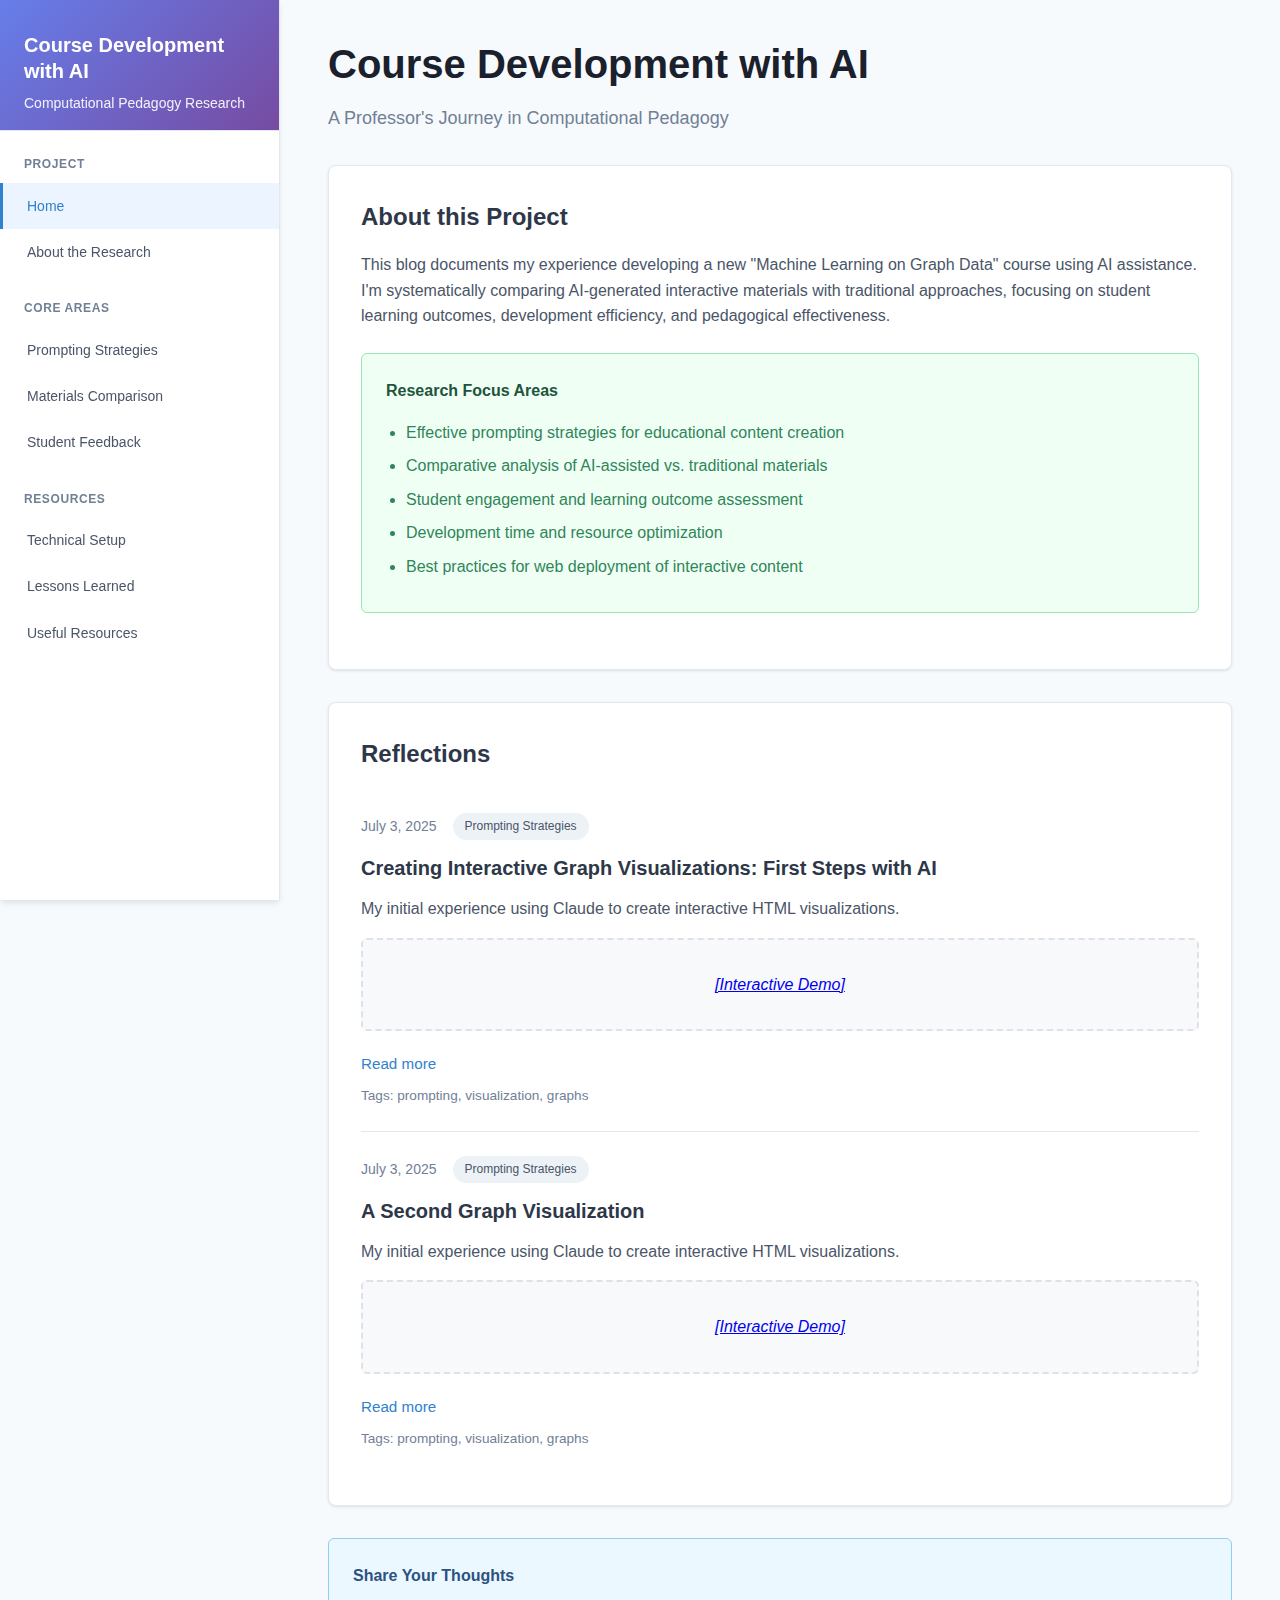
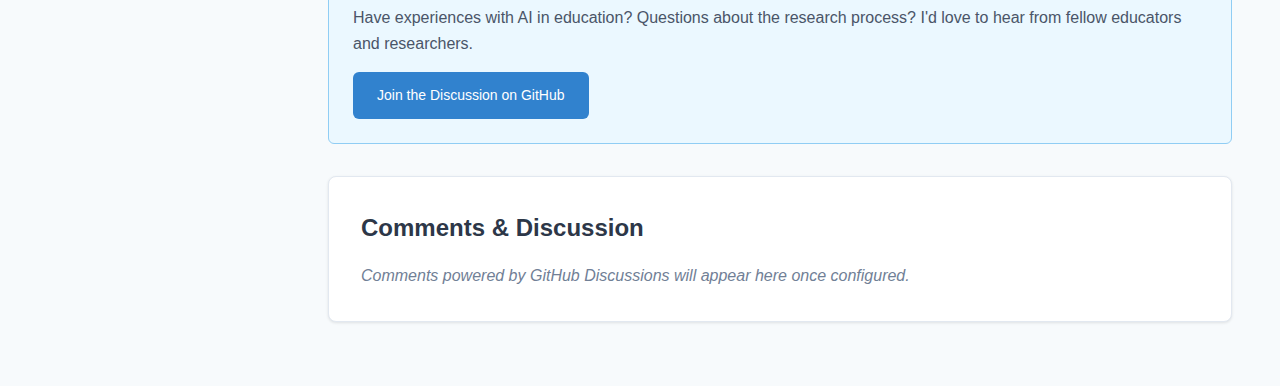
<file: index.html>
<!DOCTYPE html>
<html lang="en">
<head>
    <meta charset="UTF-8">
    <meta name="viewport" content="width=device-width, initial-scale=1.0">
    <title>Course Development with AI: A Professor's Journey in Computational Pedagogy</title>
    
    <!-- SEO Meta Tags -->
    <meta name="description" content="Documenting the development of a Machine Learning on Graph Data course using AI assistance. Research in computational pedagogy, comparing AI-generated vs traditional educational materials.">
    <meta name="keywords" content="AI education, computational pedagogy, course development, machine learning, graph neural networks, educational technology">
    <meta name="author" content="Aaron Masino">
    <meta name="robots" content="index, follow">
    
    <!-- Open Graph Meta Tags for Social Sharing -->
    <meta property="og:title" content="Course Development with AI: Computational Pedagogy Research">
    <meta property="og:description" content="A professor's journey documenting AI-assisted course development, comparing traditional vs AI-generated educational materials for machine learning on graph data.">
    <meta property="og:type" content="website">
    <meta property="og:url" content="https://pedagogy.masinolab.com">
    <meta property="og:site_name" content="AI Course Development Blog">
    
    <!-- Twitter Card Meta Tags -->
    <meta name="twitter:card" content="summary">
    <meta name="twitter:title" content="Course Development with AI: Computational Pedagogy">
    <meta name="twitter:description" content="Documenting AI-assisted course development and its impact on student learning outcomes.">
    
    <!-- Favicon -->
    <link rel="icon" type="image/x-icon" href="/favicon.ico">
    <link rel="apple-touch-icon" sizes="180x180" href="/apple-touch-icon.png">
    <link rel="icon" type="image/png" sizes="32x32" href="/favicon-32x32.png">
    <link rel="icon" type="image/png" sizes="16x16" href="/favicon-16x16.png">
    
    <!-- Canonical URL -->
    <link rel="canonical" href="https://pedagogy.masinolab.com">
    
    <!-- RSS Feed -->
    <link rel="alternate" type="application/rss+xml" title="AI Course Development Blog" href="/feed.xml">
    
    <!-- Analytics placeholder - replace with your tracking code -->
    <!-- Google Analytics -->
    <!--
    <script async src="https://www.googletagmanager.com/gtag/js?id=GA_MEASUREMENT_ID"></script>
    <script>
      window.dataLayer = window.dataLayer || [];
      function gtag(){dataLayer.push(arguments);}
      gtag('js', new Date());
      gtag('config', 'GA_MEASUREMENT_ID');
    </script>
    -->
    <style>
        * {
            margin: 0;
            padding: 0;
            box-sizing: border-box;
        }
        
        body {
            font-family: -apple-system, BlinkMacSystemFont, 'Segoe UI', Roboto, sans-serif;
            line-height: 1.6;
            color: #2d3748;
            background-color: #f7fafc;
        }
        
        .layout {
            display: flex;
            min-height: 100vh;
        }
        
        /* Sidebar */
        .sidebar {
            width: 280px;
            background: #ffffff;
            border-right: 1px solid #e2e8f0;
            position: fixed;
            height: 100vh;
            overflow-y: auto;
            box-shadow: 0 4px 6px -1px rgba(0, 0, 0, 0.1);
            z-index: 100;
        }
        
        .sidebar-header {
            padding: 2rem 1.5rem 1rem;
            border-bottom: 1px solid #e2e8f0;
            background: linear-gradient(135deg, #667eea 0%, #764ba2 100%);
            color: white;
        }
        
        .sidebar-title {
            font-size: 1.25rem;
            font-weight: 600;
            margin-bottom: 0.5rem;
            line-height: 1.3;
        }
        
        .sidebar-subtitle {
            font-size: 0.875rem;
            opacity: 0.9;
            font-weight: 300;
        }
        
        .sidebar-nav {
            padding: 1.5rem 0;
        }
        
        .nav-section {
            margin-bottom: 1.5rem;
        }
        
        .nav-section-title {
            font-size: 0.75rem;
            font-weight: 600;
            text-transform: uppercase;
            letter-spacing: 0.05em;
            color: #718096;
            padding: 0 1.5rem;
            margin-bottom: 0.5rem;
        }
        
        .nav-link {
            display: block;
            padding: 0.75rem 1.5rem;
            color: #4a5568;
            text-decoration: none;
            font-size: 0.875rem;
            transition: all 0.2s;
            border-left: 3px solid transparent;
        }
        
        .nav-link:hover {
            background-color: #edf2f7;
            color: #2d3748;
            border-left-color: #667eea;
        }
        
        .nav-link.active {
            background-color: #ebf4ff;
            color: #3182ce;
            border-left-color: #3182ce;
            font-weight: 500;
        }
        
        /* Main content */
        .main-content {
            flex: 1;
            margin-left: 280px;
            padding: 2rem 3rem;
            max-width: calc(100vw - 280px);
        }
        
        .page-header {
            margin-bottom: 2rem;
        }
        
        .page-title {
            font-size: 2.5rem;
            font-weight: 700;
            color: #1a202c;
            margin-bottom: 0.5rem;
        }
        
        .page-subtitle {
            font-size: 1.125rem;
            color: #718096;
        }
        
        .content-section {
            background: white;
            border-radius: 8px;
            padding: 2rem;
            margin-bottom: 2rem;
            box-shadow: 0 1px 3px 0 rgba(0, 0, 0, 0.1);
            border: 1px solid #e2e8f0;
        }
        
        .section-title {
            font-size: 1.5rem;
            font-weight: 600;
            color: #2d3748;
            margin-bottom: 1rem;
        }
        
        .about-text {
            color: #4a5568;
            margin-bottom: 1.5rem;
        }
        
        .research-goals {
            background: #f0fff4;
            border: 1px solid #9ae6b4;
            border-radius: 6px;
            padding: 1.5rem;
            margin: 1.5rem 0;
        }
        
        .goals-title {
            color: #22543d;
            font-weight: 600;
            margin-bottom: 1rem;
        }
        
        .goals-list {
            color: #2f855a;
            margin-left: 1.25rem;
        }
        
        .goals-list li {
            margin-bottom: 0.5rem;
        }
        
        /* Posts */
        .post-card {
            border-bottom: 1px solid #e2e8f0;
            padding: 1.5rem 0;
            transition: all 0.2s;
        }
        
        .post-card:last-child {
            border-bottom: none;
        }
        
        .post-card:hover {
            background: #f7fafc;
            margin: 0 -1rem;
            padding: 1.5rem 1rem;
            border-radius: 6px;
        }
        
        .post-meta {
            display: flex;
            align-items: center;
            gap: 1rem;
            margin-bottom: 0.75rem;
            font-size: 0.875rem;
            color: #718096;
        }
        
        .post-date {
            font-weight: 500;
        }
        
        .post-category {
            background: #edf2f7;
            color: #4a5568;
            padding: 0.25rem 0.75rem;
            border-radius: 20px;
            font-size: 0.75rem;
            font-weight: 500;
        }
        
        .post-title {
            font-size: 1.25rem;
            font-weight: 600;
            color: #2d3748;
            text-decoration: none;
            margin-bottom: 0.75rem;
            display: block;
        }
        
        .post-title:hover {
            color: #3182ce;
        }
        
        .post-excerpt {
            color: #4a5568;
            line-height: 1.6;
        }
        
        .demo-embed {
            background: #f8f9fa;
            border: 2px dashed #dee2e6;
            padding: 2rem;
            text-align: center;
            border-radius: 6px;
            margin: 1rem 0;
            color: #6c757d;
            font-style: italic;
        }
        
        /* Feedback section */
        .feedback-section {
            background: #ebf8ff;
            border: 1px solid #90cdf4;
            border-radius: 6px;
            padding: 1.5rem;
            margin: 2rem 0;
        }
        
        .feedback-title {
            color: #2c5282;
            font-weight: 600;
            margin-bottom: 1rem;
        }
        
        .feedback-button {
            background: #3182ce;
            color: white;
            padding: 0.75rem 1.5rem;
            border: none;
            border-radius: 6px;
            font-size: 0.875rem;
            font-weight: 500;
            cursor: pointer;
            text-decoration: none;
            display: inline-block;
            transition: background-color 0.2s;
        }
        
        .feedback-button:hover {
            background: #2c5282;
        }
        
        /* Mobile responsiveness */
        .mobile-menu-btn {
            display: none;
            position: fixed;
            top: 1rem;
            left: 1rem;
            z-index: 200;
            background: #667eea;
            color: white;
            border: none;
            padding: 0.5rem;
            border-radius: 4px;
            cursor: pointer;
        }
        
        @media (max-width: 768px) {
            .mobile-menu-btn {
                display: block;
            }
            
            .sidebar {
                transform: translateX(-100%);
                transition: transform 0.3s ease;
            }
            
            .sidebar.open {
                transform: translateX(0);
            }
            
            .main-content {
                margin-left: 0;
                padding: 1rem;
                max-width: 100vw;
            }
            
            .page-title {
                font-size: 2rem;
            }
        }
        
        /* Content sections for different pages */
        .content-page {
            display: none;
        }
        
        .content-page.active {
            display: block;
        }
    </style>
</head>
<body>
    <button class="mobile-menu-btn" onclick="toggleSidebar()">☰</button>
    
    <div class="layout">
        <aside class="sidebar" id="sidebar">
            <div class="sidebar-header">
                <div class="sidebar-title">Course Development with AI</div>
                <div class="sidebar-subtitle">Computational Pedagogy Research</div>
            </div>
            
            <nav class="sidebar-nav">
                <div class="nav-section">
                    <div class="nav-section-title">Project</div>
                    <a href="#home" class="nav-link active" onclick="showPage('home')">Home</a>
                    <a href="#about" class="nav-link" onclick="showPage('about')">About the Research</a>
                </div>
                
                <div class="nav-section">
                    <div class="nav-section-title">Core Areas</div>
                    <a href="#prompting" class="nav-link" onclick="showPage('prompting')">Prompting Strategies</a>
                    <a href="#comparison" class="nav-link" onclick="showPage('comparison')">Materials Comparison</a>
                    <a href="#feedback" class="nav-link" onclick="showPage('feedback')">Student Feedback</a>
                </div>
                
                <div class="nav-section">
                    <div class="nav-section-title">Resources</div>
                    <a href="#setup" class="nav-link" onclick="showPage('setup')">Technical Setup</a>
                    <a href="#lessons" class="nav-link" onclick="showPage('lessons')">Lessons Learned</a>
                    <a href="#resources" class="nav-link" onclick="showPage('resources')">Useful Resources</a>
                </div>
            </nav>
        </aside>
        
        <main class="main-content">
            <!-- Home Page -->
            <div id="home" class="content-page active">
                <header class="page-header">
                    <h1 class="page-title">Course Development with AI</h1>
                    <p class="page-subtitle">A Professor's Journey in Computational Pedagogy</p>
                </header>
                
                <section class="content-section">
                    <h2 class="section-title">About this Project</h2>
                    <p class="about-text">
                        This blog documents my experience developing a new "Machine Learning on Graph Data" course using AI assistance. 
                        I'm systematically comparing AI-generated interactive materials with traditional approaches, focusing on 
                        student learning outcomes, development efficiency, and pedagogical effectiveness.
                    </p>
                    
                    <div class="research-goals">
                        <div class="goals-title">Research Focus Areas</div>
                        <ul class="goals-list">
                            <li>Effective prompting strategies for educational content creation</li>
                            <li>Comparative analysis of AI-assisted vs. traditional materials</li>
                            <li>Student engagement and learning outcome assessment</li>
                            <li>Development time and resource optimization</li>
                            <li>Best practices for web deployment of interactive content</li>
                        </ul>
                    </div>
                </section>
                
                <section class="content-section">
                    <h2 class="section-title">Reflections</h2>
                    <div id="reflections-posts">
                        <p style="color: #718096; font-style: italic;">Loading reflections...</p>
                    </div>
                </section>
                
                <section class="feedback-section">
                    <div class="feedback-title">Share Your Thoughts</div>
                    <p style="color: #4a5568; margin-bottom: 1rem;">
                        Have experiences with AI in education? Questions about the research process? 
                        I'd love to hear from fellow educators and researchers.
                    </p>
                    <a href="https://github.com/masinoa-lab/ai-course-development/discussions" class="feedback-button" target="_blank">
                        Join the Discussion on GitHub
                    </a>
                </section>
                
                <!-- Giscus Comments Section -->
                <section class="content-section">
                    <h2 class="section-title">Comments & Discussion</h2>
                    <div id="giscus-container">
                        <!-- Giscus will be loaded here after you enable it -->
                        <p style="color: #718096; font-style: italic;">
                            Comments powered by GitHub Discussions will appear here once configured.
                        </p>
                    </div>
                </section>
            </div>
            
            <!-- Other pages (initially hidden) -->
            <div id="prompting" class="content-page">
                <header class="page-header">
                    <h1 class="page-title">Prompting Strategies</h1>
                    <p class="page-subtitle">Effective techniques for educational content generation</p>
                </header>
                
                <section class="content-section">
                    <h2 class="section-title">Coming Soon</h2>
                    <p>Detailed analysis of prompt engineering techniques for creating educational materials...</p>
                </section>
            </div>
            
            <div id="comparison" class="content-page">
                <header class="page-header">
                    <h1 class="page-title">Materials Comparison</h1>
                    <p class="page-subtitle">AI-assisted vs traditional content development</p>
                </header>
                
                <section class="content-section">
                    <h2 class="section-title">Coming Soon</h2>
                    <p>Systematic comparison of learning materials created with and without AI assistance...</p>
                </section>
            </div>
            
            <div id="feedback" class="content-page">
                <header class="page-header">
                    <h1 class="page-title">Student Feedback</h1>
                    <p class="page-subtitle">Assessment methods and student response data</p>
                </header>
                
                <section class="content-section">
                    <h2 class="section-title">Coming Soon</h2>
                    <p>Methods for collecting and analyzing student feedback on AI-generated materials...</p>
                </section>
            </div>
            
            <!-- Add other content pages as needed -->
        </main>
    </div>
    
    <script>
        function showPage(pageId) {
            // Hide all pages
            document.querySelectorAll('.content-page').forEach(page => {
                page.classList.remove('active');
            });
            
            // Show selected page
            document.getElementById(pageId).classList.add('active');
            
            // Update active nav link
            document.querySelectorAll('.nav-link').forEach(link => {
                link.classList.remove('active');
            });
            event.target.classList.add('active');
            
            // Close sidebar on mobile
            if (window.innerWidth <= 768) {
                document.getElementById('sidebar').classList.remove('open');
            }
        }
        
        function toggleSidebar() {
            document.getElementById('sidebar').classList.toggle('open');
        }
        
        // Close sidebar when clicking outside on mobile
        document.addEventListener('click', function(e) {
            if (window.innerWidth <= 768) {
                const sidebar = document.getElementById('sidebar');
                const menuBtn = document.querySelector('.mobile-menu-btn');
                
                if (!sidebar.contains(e.target) && e.target !== menuBtn) {
                    sidebar.classList.remove('open');
                }
            }
        });
    </script>
    <script src="assets/js/load-posts.js"></script>
</body>
</html>
</file>
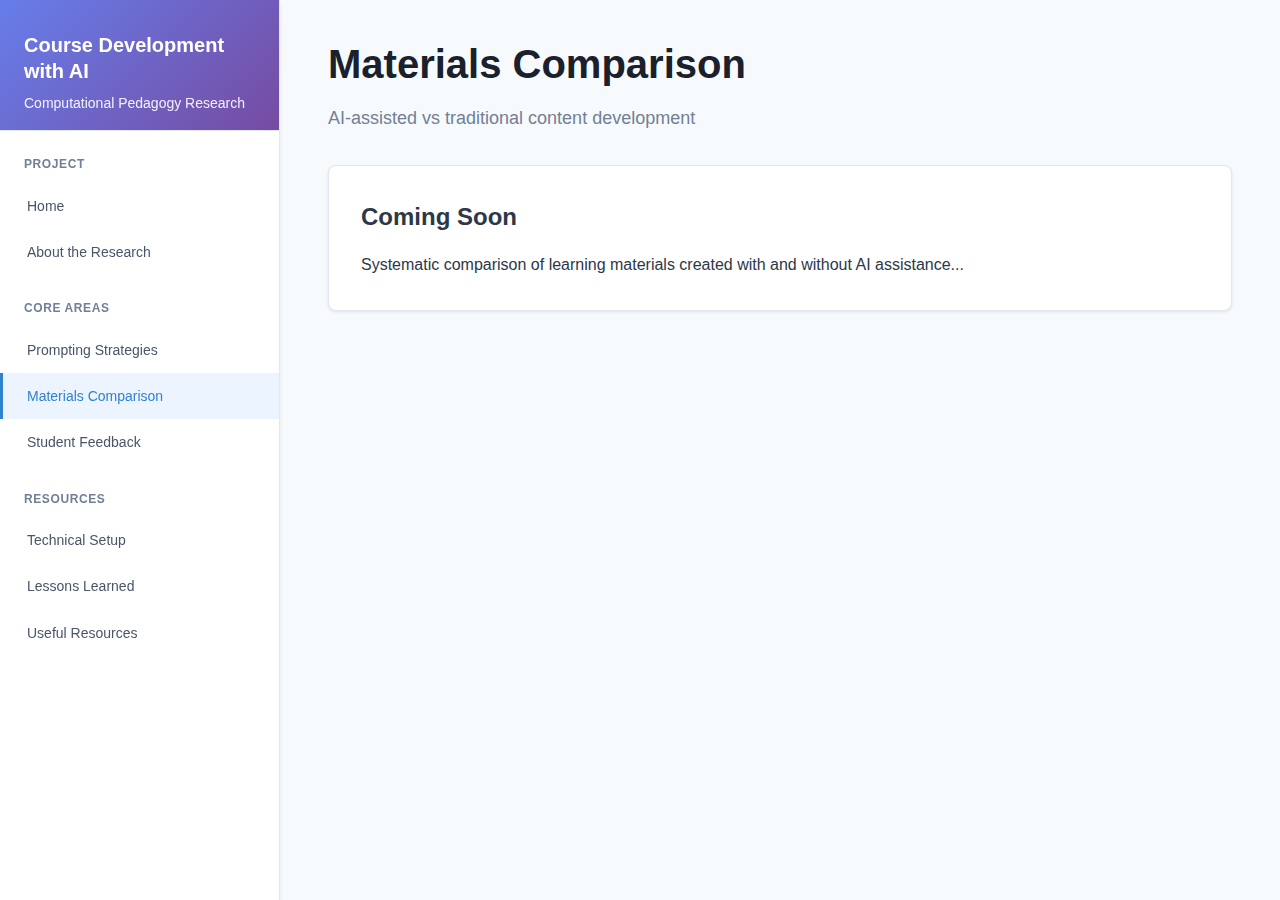
<file: comparison.html>
<!DOCTYPE html>
<html lang="en">
<head>
    <meta charset="UTF-8">
    <meta name="viewport" content="width=device-width, initial-scale=1.0">
    <title>Materials Comparison | AI Course Development</title>
    <link rel="stylesheet" href="assets/css/style.css">
</head>
<body>
    <button class="mobile-menu-btn" onclick="toggleSidebar()">☰</button>
    <div class="layout">
        <aside class="sidebar" id="sidebar">
            <div class="sidebar-header">
                <div class="sidebar-title">Course Development with AI</div>
                <div class="sidebar-subtitle">Computational Pedagogy Research</div>
            </div>
            <nav class="sidebar-nav">
                <div class="nav-section">
                    <div class="nav-section-title">Project</div>
                    <a href="index.html" class="nav-link">Home</a>
                    <a href="about.html" class="nav-link">About the Research</a>
                </div>
                <div class="nav-section">
                    <div class="nav-section-title">Core Areas</div>
                    <a href="prompting.html" class="nav-link">Prompting Strategies</a>
                    <a href="comparison.html" class="nav-link active">Materials Comparison</a>
                    <a href="feedback.html" class="nav-link">Student Feedback</a>
                </div>
                <div class="nav-section">
                    <div class="nav-section-title">Resources</div>
                    <a href="setup.html" class="nav-link">Technical Setup</a>
                    <a href="lessons.html" class="nav-link">Lessons Learned</a>
                    <a href="resources.html" class="nav-link">Useful Resources</a>
                </div>
            </nav>
        </aside>
        <main class="main-content">
            <header class="page-header">
                <h1 class="page-title">Materials Comparison</h1>
                <p class="page-subtitle">AI-assisted vs traditional content development</p>
            </header>
            <section class="content-section">
                <h2 class="section-title">Coming Soon</h2>
                <p>Systematic comparison of learning materials created with and without AI assistance...</p>
            </section>
        </main>
    </div>
    <script src="assets/js/site.js"></script>
</body>
</html>
</file>
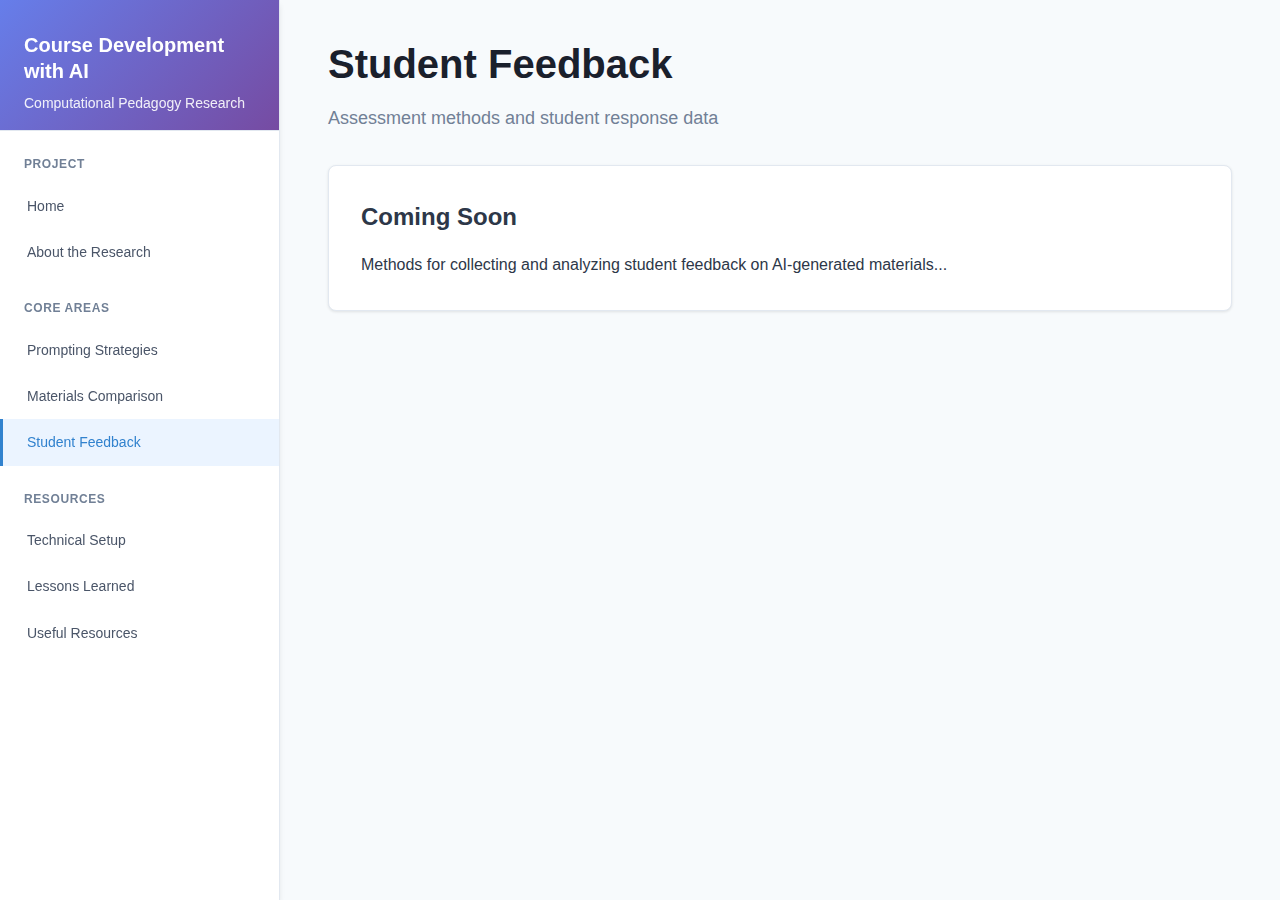
<file: feedback.html>
<!DOCTYPE html>
<html lang="en">
<head>
    <meta charset="UTF-8">
    <meta name="viewport" content="width=device-width, initial-scale=1.0">
    <title>Student Feedback | AI Course Development</title>
    <link rel="stylesheet" href="assets/css/style.css">
</head>
<body>
    <button class="mobile-menu-btn" onclick="toggleSidebar()">☰</button>
    <div class="layout">
        <aside class="sidebar" id="sidebar">
            <div class="sidebar-header">
                <div class="sidebar-title">Course Development with AI</div>
                <div class="sidebar-subtitle">Computational Pedagogy Research</div>
            </div>
            <nav class="sidebar-nav">
                <div class="nav-section">
                    <div class="nav-section-title">Project</div>
                    <a href="index.html" class="nav-link">Home</a>
                    <a href="about.html" class="nav-link">About the Research</a>
                </div>
                <div class="nav-section">
                    <div class="nav-section-title">Core Areas</div>
                    <a href="prompting.html" class="nav-link">Prompting Strategies</a>
                    <a href="comparison.html" class="nav-link">Materials Comparison</a>
                    <a href="feedback.html" class="nav-link active">Student Feedback</a>
                </div>
                <div class="nav-section">
                    <div class="nav-section-title">Resources</div>
                    <a href="setup.html" class="nav-link">Technical Setup</a>
                    <a href="lessons.html" class="nav-link">Lessons Learned</a>
                    <a href="resources.html" class="nav-link">Useful Resources</a>
                </div>
            </nav>
        </aside>
        <main class="main-content">
            <header class="page-header">
                <h1 class="page-title">Student Feedback</h1>
                <p class="page-subtitle">Assessment methods and student response data</p>
            </header>
            <section class="content-section">
                <h2 class="section-title">Coming Soon</h2>
                <p>Methods for collecting and analyzing student feedback on AI-generated materials...</p>
            </section>
        </main>
    </div>
    <script src="assets/js/site.js"></script>
</body>
</html>
</file>
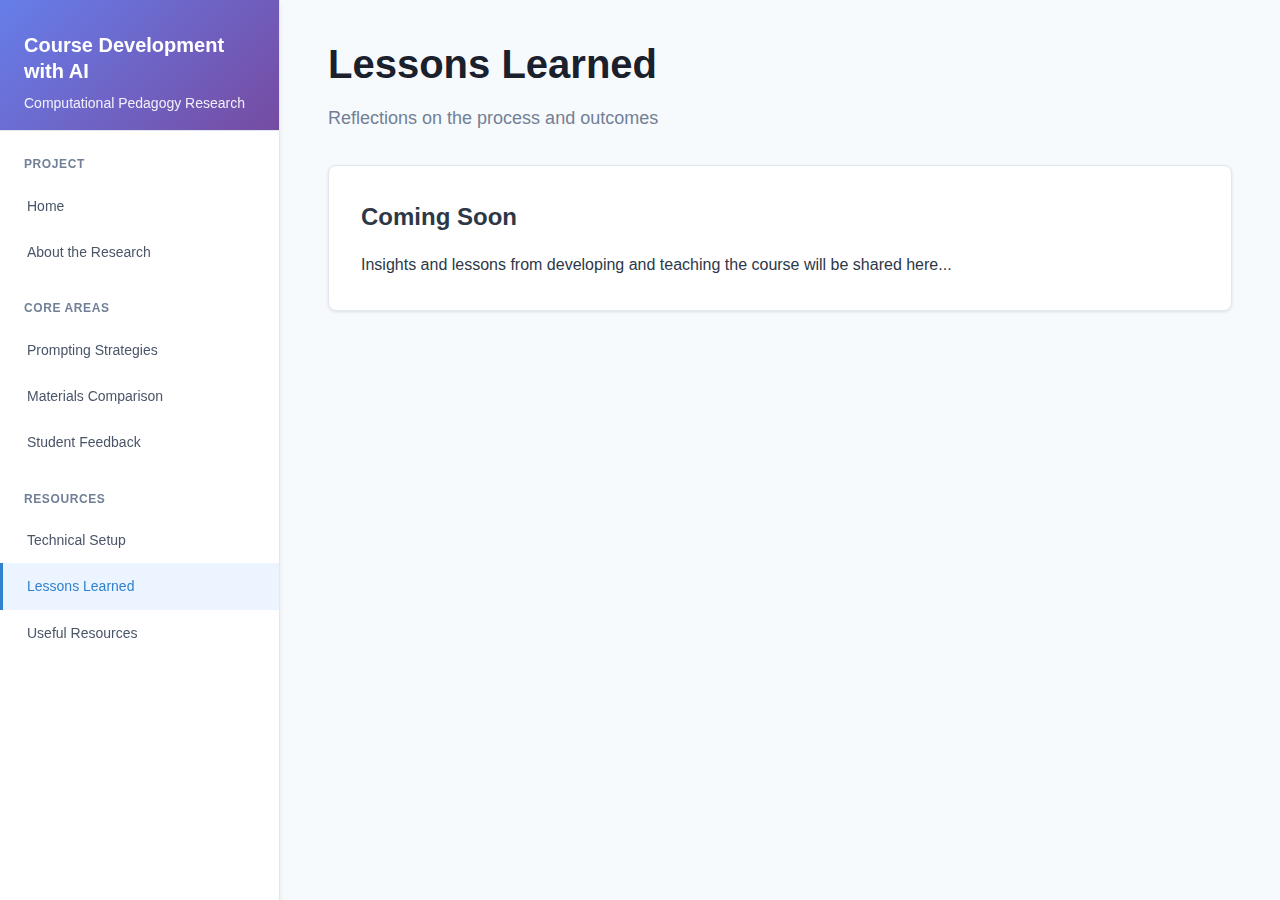
<file: lessons.html>
<!DOCTYPE html>
<html lang="en">
<head>
    <meta charset="UTF-8">
    <meta name="viewport" content="width=device-width, initial-scale=1.0">
    <title>Lessons Learned | AI Course Development</title>
    <link rel="stylesheet" href="assets/css/style.css">
</head>
<body>
    <button class="mobile-menu-btn" onclick="toggleSidebar()">☰</button>
    <div class="layout">
        <aside class="sidebar" id="sidebar">
            <div class="sidebar-header">
                <div class="sidebar-title">Course Development with AI</div>
                <div class="sidebar-subtitle">Computational Pedagogy Research</div>
            </div>
            <nav class="sidebar-nav">
                <div class="nav-section">
                    <div class="nav-section-title">Project</div>
                    <a href="index.html" class="nav-link">Home</a>
                    <a href="about.html" class="nav-link">About the Research</a>
                </div>
                <div class="nav-section">
                    <div class="nav-section-title">Core Areas</div>
                    <a href="prompting.html" class="nav-link">Prompting Strategies</a>
                    <a href="comparison.html" class="nav-link">Materials Comparison</a>
                    <a href="feedback.html" class="nav-link">Student Feedback</a>
                </div>
                <div class="nav-section">
                    <div class="nav-section-title">Resources</div>
                    <a href="setup.html" class="nav-link">Technical Setup</a>
                    <a href="lessons.html" class="nav-link active">Lessons Learned</a>
                    <a href="resources.html" class="nav-link">Useful Resources</a>
                </div>
            </nav>
        </aside>
        <main class="main-content">
            <header class="page-header">
                <h1 class="page-title">Lessons Learned</h1>
                <p class="page-subtitle">Reflections on the process and outcomes</p>
            </header>
            <section class="content-section">
                <h2 class="section-title">Coming Soon</h2>
                <p>Insights and lessons from developing and teaching the course will be shared here...</p>
            </section>
        </main>
    </div>
    <script src="assets/js/site.js"></script>
</body>
</html>
</file>
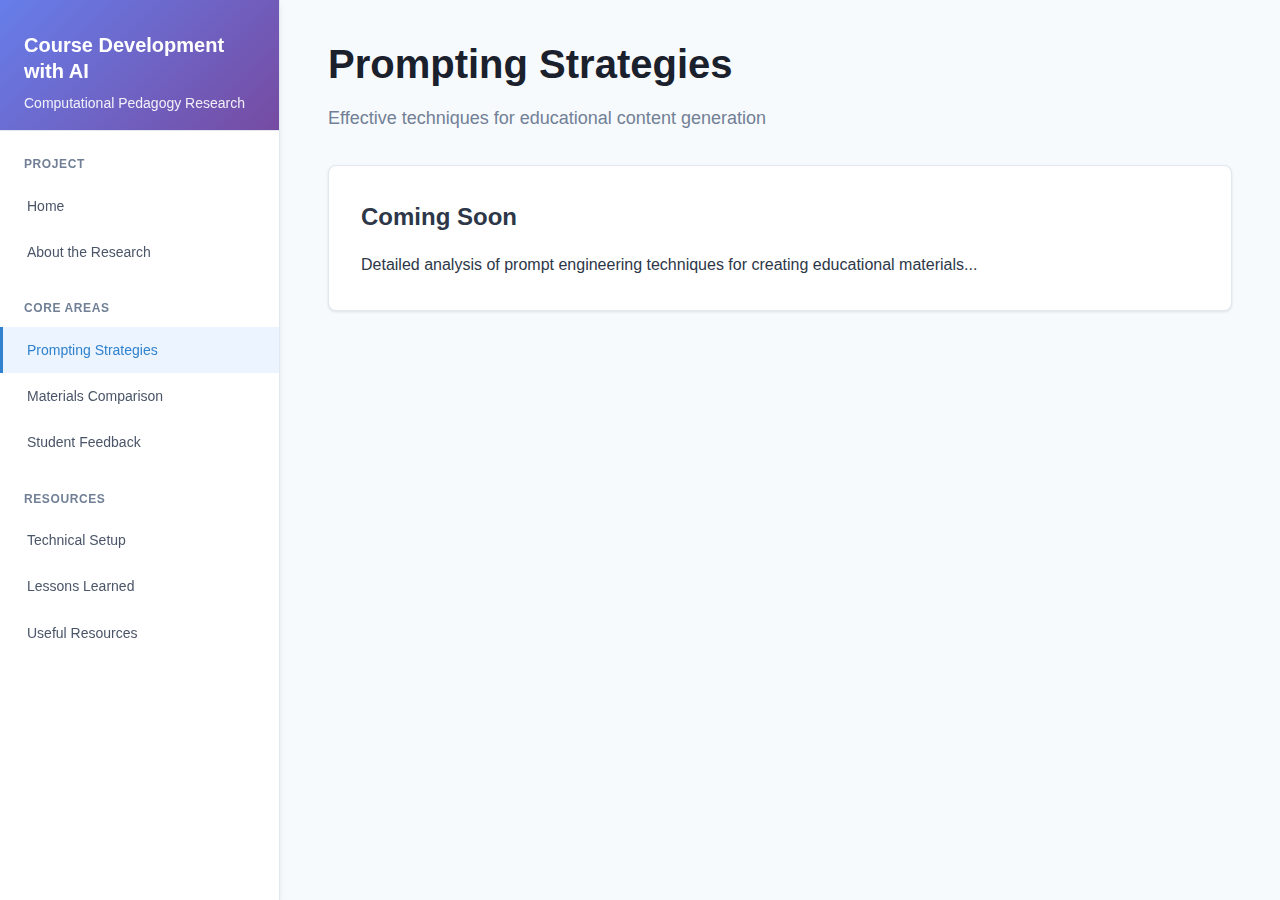
<file: prompting.html>
<!DOCTYPE html>
<html lang="en">
<head>
    <meta charset="UTF-8">
    <meta name="viewport" content="width=device-width, initial-scale=1.0">
    <title>Prompting Strategies | AI Course Development</title>
    <link rel="stylesheet" href="assets/css/style.css">
</head>
<body>
    <button class="mobile-menu-btn" onclick="toggleSidebar()">☰</button>
    <div class="layout">
        <aside class="sidebar" id="sidebar">
            <div class="sidebar-header">
                <div class="sidebar-title">Course Development with AI</div>
                <div class="sidebar-subtitle">Computational Pedagogy Research</div>
            </div>
            <nav class="sidebar-nav">
                <div class="nav-section">
                    <div class="nav-section-title">Project</div>
                    <a href="index.html" class="nav-link">Home</a>
                    <a href="about.html" class="nav-link">About the Research</a>
                </div>
                <div class="nav-section">
                    <div class="nav-section-title">Core Areas</div>
                    <a href="prompting.html" class="nav-link active">Prompting Strategies</a>
                    <a href="comparison.html" class="nav-link">Materials Comparison</a>
                    <a href="feedback.html" class="nav-link">Student Feedback</a>
                </div>
                <div class="nav-section">
                    <div class="nav-section-title">Resources</div>
                    <a href="setup.html" class="nav-link">Technical Setup</a>
                    <a href="lessons.html" class="nav-link">Lessons Learned</a>
                    <a href="resources.html" class="nav-link">Useful Resources</a>
                </div>
            </nav>
        </aside>
        <main class="main-content">
            <header class="page-header">
                <h1 class="page-title">Prompting Strategies</h1>
                <p class="page-subtitle">Effective techniques for educational content generation</p>
            </header>
            <section class="content-section">
                <h2 class="section-title">Coming Soon</h2>
                <p>Detailed analysis of prompt engineering techniques for creating educational materials...</p>
            </section>
        </main>
    </div>
    <script src="assets/js/site.js"></script>
</body>
</html>
</file>
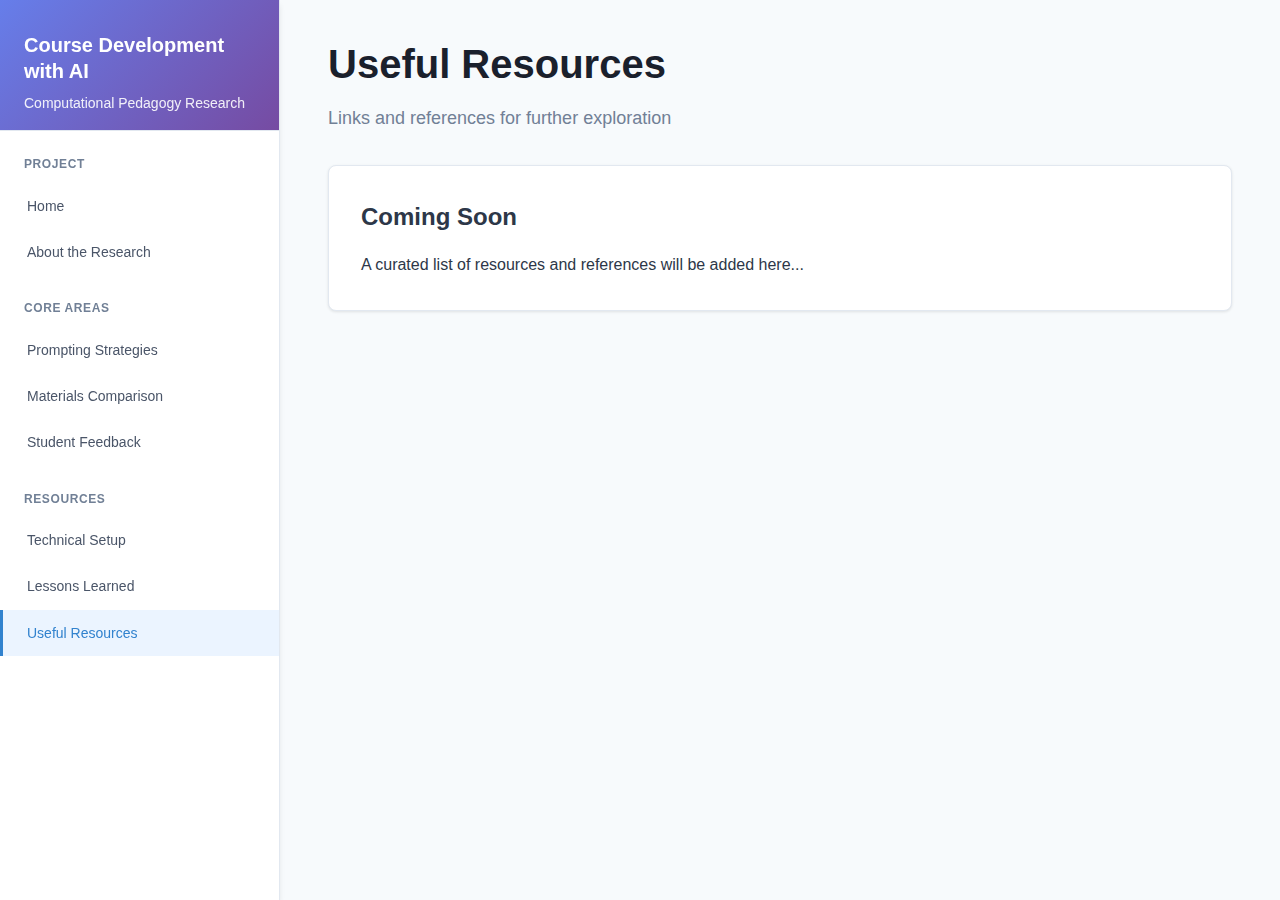
<file: resources.html>
<!DOCTYPE html>
<html lang="en">
<head>
    <meta charset="UTF-8">
    <meta name="viewport" content="width=device-width, initial-scale=1.0">
    <title>Useful Resources | AI Course Development</title>
    <link rel="stylesheet" href="assets/css/style.css">
</head>
<body>
    <button class="mobile-menu-btn" onclick="toggleSidebar()">☰</button>
    <div class="layout">
        <aside class="sidebar" id="sidebar">
            <div class="sidebar-header">
                <div class="sidebar-title">Course Development with AI</div>
                <div class="sidebar-subtitle">Computational Pedagogy Research</div>
            </div>
            <nav class="sidebar-nav">
                <div class="nav-section">
                    <div class="nav-section-title">Project</div>
                    <a href="index.html" class="nav-link">Home</a>
                    <a href="about.html" class="nav-link">About the Research</a>
                </div>
                <div class="nav-section">
                    <div class="nav-section-title">Core Areas</div>
                    <a href="prompting.html" class="nav-link">Prompting Strategies</a>
                    <a href="comparison.html" class="nav-link">Materials Comparison</a>
                    <a href="feedback.html" class="nav-link">Student Feedback</a>
                </div>
                <div class="nav-section">
                    <div class="nav-section-title">Resources</div>
                    <a href="setup.html" class="nav-link">Technical Setup</a>
                    <a href="lessons.html" class="nav-link">Lessons Learned</a>
                    <a href="resources.html" class="nav-link active">Useful Resources</a>
                </div>
            </nav>
        </aside>
        <main class="main-content">
            <header class="page-header">
                <h1 class="page-title">Useful Resources</h1>
                <p class="page-subtitle">Links and references for further exploration</p>
            </header>
            <section class="content-section">
                <h2 class="section-title">Coming Soon</h2>
                <p>A curated list of resources and references will be added here...</p>
            </section>
        </main>
    </div>
    <script src="assets/js/site.js"></script>
</body>
</html>
</file>
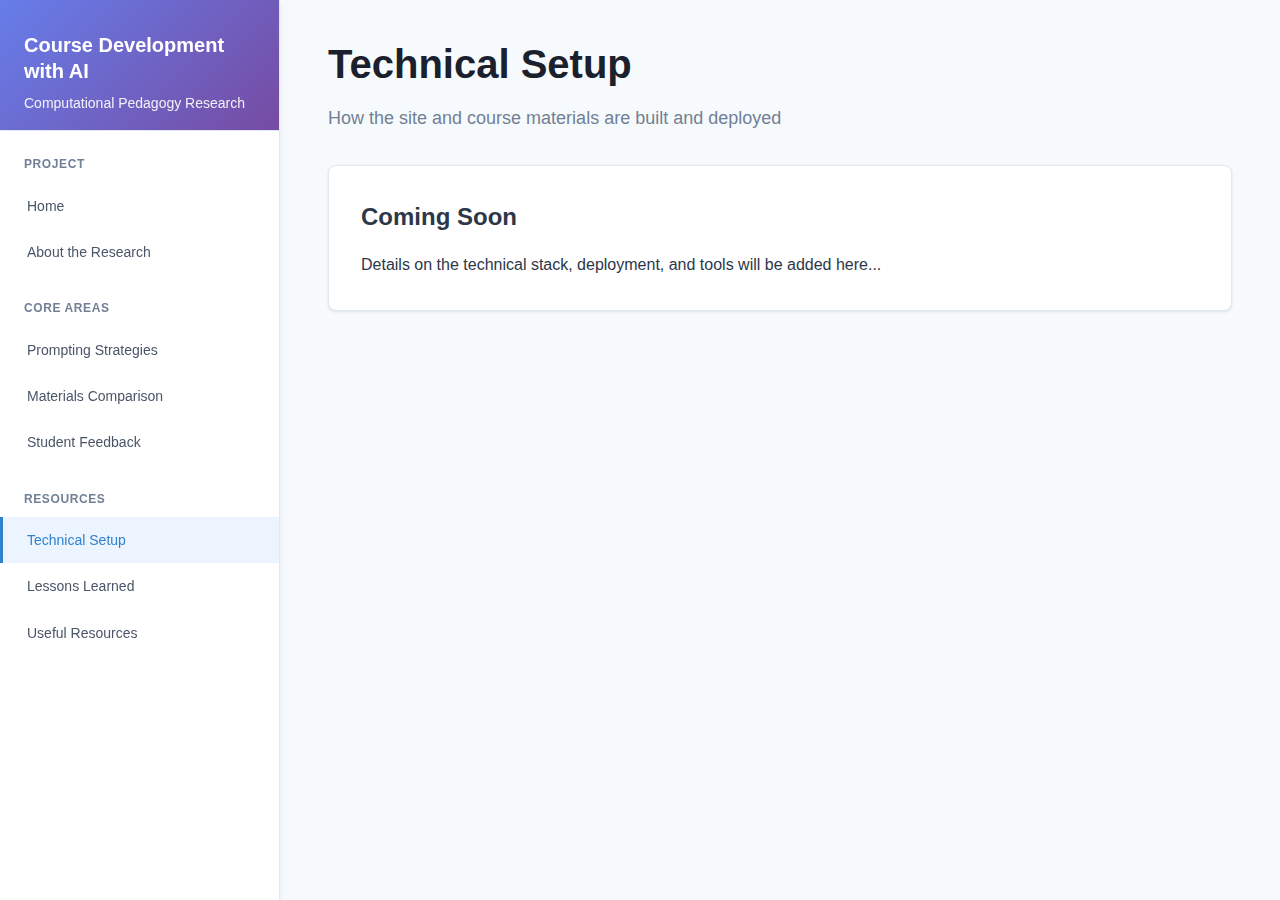
<file: setup.html>
<!DOCTYPE html>
<html lang="en">
<head>
    <meta charset="UTF-8">
    <meta name="viewport" content="width=device-width, initial-scale=1.0">
    <title>Technical Setup | AI Course Development</title>
    <link rel="stylesheet" href="assets/css/style.css">
</head>
<body>
    <button class="mobile-menu-btn" onclick="toggleSidebar()">☰</button>
    <div class="layout">
        <aside class="sidebar" id="sidebar">
            <div class="sidebar-header">
                <div class="sidebar-title">Course Development with AI</div>
                <div class="sidebar-subtitle">Computational Pedagogy Research</div>
            </div>
            <nav class="sidebar-nav">
                <div class="nav-section">
                    <div class="nav-section-title">Project</div>
                    <a href="index.html" class="nav-link">Home</a>
                    <a href="about.html" class="nav-link">About the Research</a>
                </div>
                <div class="nav-section">
                    <div class="nav-section-title">Core Areas</div>
                    <a href="prompting.html" class="nav-link">Prompting Strategies</a>
                    <a href="comparison.html" class="nav-link">Materials Comparison</a>
                    <a href="feedback.html" class="nav-link">Student Feedback</a>
                </div>
                <div class="nav-section">
                    <div class="nav-section-title">Resources</div>
                    <a href="setup.html" class="nav-link active">Technical Setup</a>
                    <a href="lessons.html" class="nav-link">Lessons Learned</a>
                    <a href="resources.html" class="nav-link">Useful Resources</a>
                </div>
            </nav>
        </aside>
        <main class="main-content">
            <header class="page-header">
                <h1 class="page-title">Technical Setup</h1>
                <p class="page-subtitle">How the site and course materials are built and deployed</p>
            </header>
            <section class="content-section">
                <h2 class="section-title">Coming Soon</h2>
                <p>Details on the technical stack, deployment, and tools will be added here...</p>
            </section>
        </main>
    </div>
    <script src="assets/js/site.js"></script>
</body>
</html>
</file>
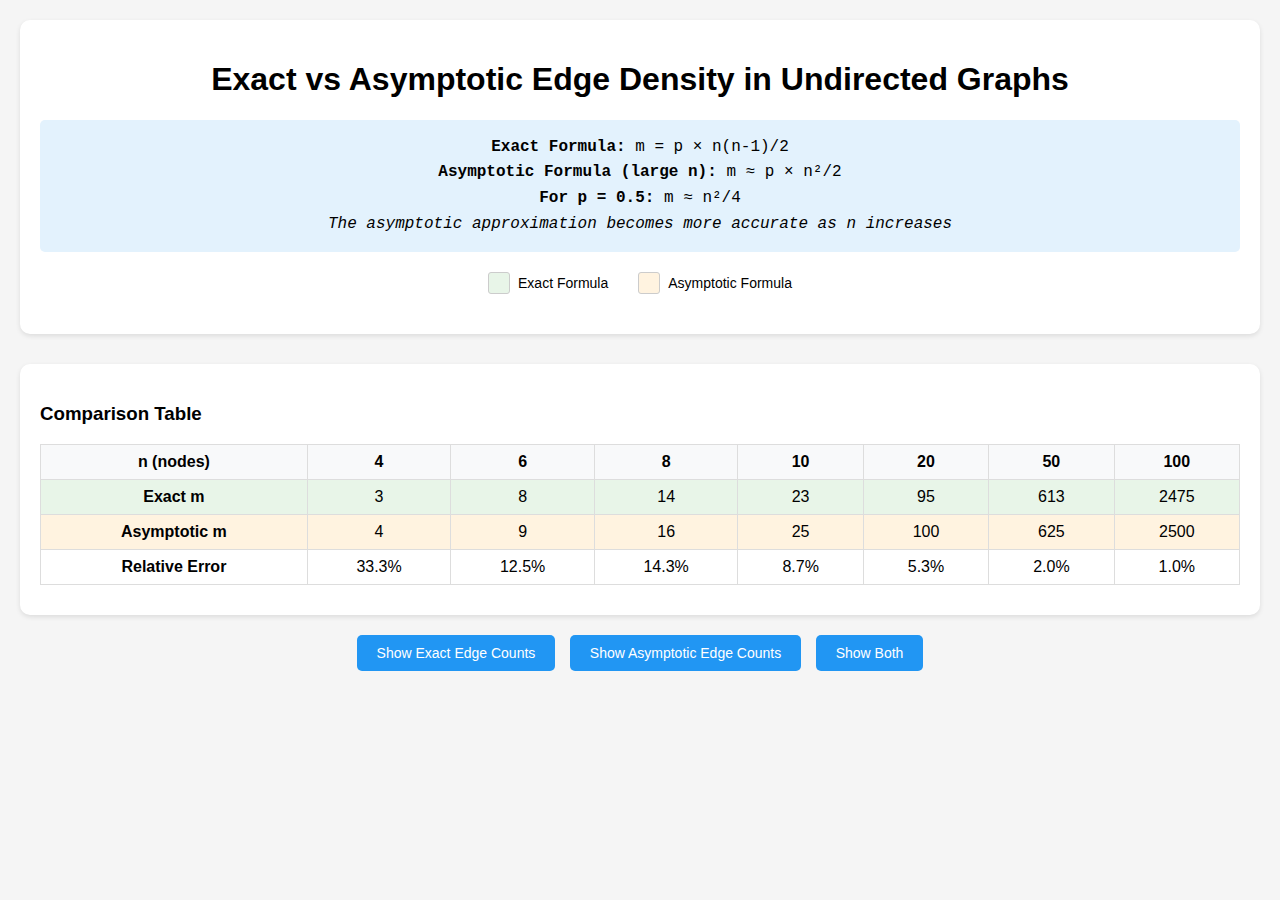
<file: demos/constant_edge_density.html>
<!DOCTYPE html>
<html lang="en">
<head>
    <meta charset="UTF-8">
    <meta name="viewport" content="width=device-width, initial-scale=1.0">
    <title>Exact vs Asymptotic Edge Density</title>
    <style>
        body {
            font-family: Arial, sans-serif;
            margin: 20px;
            background-color: #f5f5f5;
        }
        .container {
            max-width: 1600px;
            margin: 0 auto;
        }
        .header {
            text-align: center;
            margin-bottom: 30px;
            background: white;
            padding: 20px;
            border-radius: 10px;
            box-shadow: 0 2px 5px rgba(0,0,0,0.1);
        }
        .comparison-table {
            background: white;
            padding: 20px;
            margin: 20px 0;
            border-radius: 10px;
            box-shadow: 0 2px 5px rgba(0,0,0,0.1);
            overflow-x: auto;
        }
        .comparison-table table {
            width: 100%;
            border-collapse: collapse;
            margin: 10px 0;
        }
        .comparison-table th, .comparison-table td {
            padding: 8px 12px;
            text-align: center;
            border: 1px solid #ddd;
        }
        .comparison-table th {
            background-color: #f8f9fa;
            font-weight: bold;
        }
        .exact-row {
            background-color: #e8f5e8;
        }
        .asymptotic-row {
            background-color: #fff3e0;
        }
        .graphs-container {
            display: grid;
            grid-template-columns: repeat(auto-fit, minmax(350px, 1fr));
            gap: 20px;
        }
        .graph-panel {
            background: white;
            padding: 20px;
            border-radius: 10px;
            box-shadow: 0 2px 5px rgba(0,0,0,0.1);
            text-align: center;
        }
        .graph-title {
            font-size: 18px;
            font-weight: bold;
            margin-bottom: 15px;
            color: #333;
        }
        .graph-stats {
            display: grid;
            grid-template-columns: 1fr 1fr;
            gap: 10px;
            margin-bottom: 15px;
            font-size: 13px;
        }
        .stat-box {
            padding: 10px;
            border-radius: 5px;
            line-height: 1.3;
        }
        .exact-stats {
            background-color: #e8f5e8;
            border: 1px solid #4CAF50;
        }
        .asymptotic-stats {
            background-color: #fff3e0;
            border: 1px solid #FF9800;
        }
        .graph-svg {
            border: 1px solid #ddd;
            border-radius: 5px;
            margin: 10px 0;
        }
        .node {
            fill: #4CAF50;
            stroke: #2E7D32;
            stroke-width: 2;
        }
        .edge {
            stroke: #666;
            stroke-width: 1.5;
        }
        .node-label {
            fill: white;
            font-size: 11px;
            font-weight: bold;
            text-anchor: middle;
            dominant-baseline: central;
        }
        .formula {
            background: #e3f2fd;
            padding: 15px;
            border-radius: 5px;
            margin: 20px 0;
            font-family: 'Courier New', monospace;
            line-height: 1.6;
        }
        .legend {
            display: flex;
            justify-content: center;
            gap: 30px;
            margin: 20px 0;
            font-size: 14px;
        }
        .legend-item {
            display: flex;
            align-items: center;
            gap: 8px;
        }
        .legend-color {
            width: 20px;
            height: 20px;
            border-radius: 3px;
            border: 1px solid #ccc;
        }
        .toggle-container {
            text-align: center;
            margin: 20px 0;
        }
        .toggle-btn {
            background: #2196F3;
            color: white;
            border: none;
            padding: 10px 20px;
            border-radius: 5px;
            cursor: pointer;
            font-size: 14px;
            margin: 0 5px;
        }
        .toggle-btn:hover {
            background: #1976D2;
        }
        .toggle-btn.active {
            background: #4CAF50;
        }
    </style>
</head>
<body>
    <div class="container">
        <div class="header">
            <h1>Exact vs Asymptotic Edge Density in Undirected Graphs</h1>
            <div class="formula">
                <strong>Exact Formula:</strong> m = p × n(n-1)/2<br>
                <strong>Asymptotic Formula (large n):</strong> m ≈ p × n²/2<br>
                <strong>For p = 0.5:</strong> m ≈ n²/4<br>
                <em>The asymptotic approximation becomes more accurate as n increases</em>
            </div>
            
            <div class="legend">
                <div class="legend-item">
                    <div class="legend-color exact-stats"></div>
                    <span>Exact Formula</span>
                </div>
                <div class="legend-item">
                    <div class="legend-color asymptotic-stats"></div>
                    <span>Asymptotic Formula</span>
                </div>
            </div>
        </div>
        
        <div class="comparison-table">
            <h3>Comparison Table</h3>
            <table>
                <thead>
                    <tr>
                        <th>n (nodes)</th>
                        <th>4</th>
                        <th>6</th>
                        <th>8</th>
                        <th>10</th>
                        <th>20</th>
                        <th>50</th>
                        <th>100</th>
                    </tr>
                </thead>
                <tbody>
                    <tr class="exact-row">
                        <td><strong>Exact m</strong></td>
                        <td>3</td>
                        <td>8</td>
                        <td>14</td>
                        <td>23</td>
                        <td>95</td>
                        <td>613</td>
                        <td>2475</td>
                    </tr>
                    <tr class="asymptotic-row">
                        <td><strong>Asymptotic m</strong></td>
                        <td>4</td>
                        <td>9</td>
                        <td>16</td>
                        <td>25</td>
                        <td>100</td>
                        <td>625</td>
                        <td>2500</td>
                    </tr>
                    <tr>
                        <td><strong>Relative Error</strong></td>
                        <td>33.3%</td>
                        <td>12.5%</td>
                        <td>14.3%</td>
                        <td>8.7%</td>
                        <td>5.3%</td>
                        <td>2.0%</td>
                        <td>1.0%</td>
                    </tr>
                </tbody>
            </table>
        </div>

        <div class="toggle-container">
            <button class="toggle-btn active" onclick="showGraphs('exact')">Show Exact Edge Counts</button>
            <button class="toggle-btn" onclick="showGraphs('asymptotic')">Show Asymptotic Edge Counts</button>
            <button class="toggle-btn" onclick="showGraphs('both')">Show Both</button>
        </div>
        
        <div class="graphs-container" id="graphsContainer">
        </div>
    </div>

    <script>
        // Graph configurations
        const graphConfigs = [
            { nodes: 4, exactEdges: 3, asymptoticEdges: 4 },
            { nodes: 6, exactEdges: 8, asymptoticEdges: 9 },
            { nodes: 8, exactEdges: 14, asymptoticEdges: 16 },
            { nodes: 10, exactEdges: 23, asymptoticEdges: 25 }
        ];

        let currentMode = 'exact';

        // Function to generate random edges while avoiding duplicates
        function generateEdges(numNodes, numEdges) {
            const edges = new Set();
            const maxPossibleEdges = numNodes * (numNodes - 1) / 2;
            
            if (numEdges > maxPossibleEdges) {
                numEdges = maxPossibleEdges;
            }
            
            // For small graphs, use a more systematic approach to ensure good distribution
            if (numNodes <= 10) {
                const allPossibleEdges = [];
                for (let i = 0; i < numNodes; i++) {
                    for (let j = i + 1; j < numNodes; j++) {
                        allPossibleEdges.push([i, j]);
                    }
                }
                
                // Shuffle and take first numEdges
                for (let i = allPossibleEdges.length - 1; i > 0; i--) {
                    const j = Math.floor(Math.random() * (i + 1));
                    [allPossibleEdges[i], allPossibleEdges[j]] = [allPossibleEdges[j], allPossibleEdges[i]];
                }
                
                return allPossibleEdges.slice(0, numEdges);
            }
            
            // For larger graphs, use random generation
            while (edges.size < numEdges) {
                const node1 = Math.floor(Math.random() * numNodes);
                let node2 = Math.floor(Math.random() * numNodes);
                
                if (node1 !== node2) {
                    const edge = node1 < node2 ? `${node1}-${node2}` : `${node2}-${node1}`;
                    edges.add(edge);
                }
            }
            
            return Array.from(edges).map(edge => {
                const [a, b] = edge.split('-').map(Number);
                return [a, b];
            });
        }

        // Function to position nodes in a circle
        function getNodePositions(numNodes, radius, centerX, centerY) {
            const positions = [];
            for (let i = 0; i < numNodes; i++) {
                const angle = (2 * Math.PI * i) / numNodes - Math.PI / 2;
                positions.push({
                    x: centerX + radius * Math.cos(angle),
                    y: centerY + radius * Math.sin(angle)
                });
            }
            return positions;
        }

        // Function to create SVG graph
        function createGraph(config, mode) {
            const { nodes: numNodes, exactEdges, asymptoticEdges } = config;
            const svgSize = 260;
            const radius = 70;
            const centerX = svgSize / 2;
            const centerY = svgSize / 2;
            
            // Calculate statistics
            const maxEdges = numNodes * (numNodes - 1) / 2;
            const exactDensity = exactEdges / maxEdges;
            const asymptoticDensity = asymptoticEdges / maxEdges;
            const relativeError = Math.abs(exactEdges - asymptoticEdges) / exactEdges * 100;
            
            // Create container
            const container = document.createElement('div');
            container.className = 'graph-panel';
            container.setAttribute('data-mode', mode);
            
            // Add title
            const title = document.createElement('div');
            title.className = 'graph-title';
            title.textContent = `Graph with ${numNodes} nodes`;
            container.appendChild(title);
            
            // Add stats based on mode
            const statsContainer = document.createElement('div');
            statsContainer.className = 'graph-stats';
            
            if (mode === 'exact' || mode === 'both') {
                const exactStats = document.createElement('div');
                exactStats.className = 'stat-box exact-stats';
                exactStats.innerHTML = `
                    <strong>Exact Formula</strong><br>
                    Edges: ${exactEdges}<br>
                    Density: ${exactDensity.toFixed(3)}
                `;
                statsContainer.appendChild(exactStats);
            }
            
            if (mode === 'asymptotic' || mode === 'both') {
                const asymptoticStats = document.createElement('div');
                asymptoticStats.className = 'stat-box asymptotic-stats';
                asymptoticStats.innerHTML = `
                    <strong>Asymptotic Formula</strong><br>
                    Edges: ${asymptoticEdges}<br>
                    Density: ${asymptoticDensity.toFixed(3)}<br>
                    ${mode === 'both' ? `Error: ${relativeError.toFixed(1)}%` : ''}
                `;
                statsContainer.appendChild(asymptoticStats);
            }
            
            container.appendChild(statsContainer);
            
            // Create SVG for exact edges
            if (mode === 'exact' || mode === 'both') {
                const exactSvg = createSVG(numNodes, exactEdges, svgSize, radius, centerX, centerY, 'Exact');
                container.appendChild(exactSvg);
            }
            
            // Create SVG for asymptotic edges
            if (mode === 'asymptotic' || mode === 'both') {
                const asymptoticSvg = createSVG(numNodes, asymptoticEdges, svgSize, radius, centerX, centerY, 'Asymptotic');
                container.appendChild(asymptoticSvg);
            }
            
            return container;
        }

        function createSVG(numNodes, numEdges, svgSize, radius, centerX, centerY, label) {
            const svg = document.createElementNS('http://www.w3.org/2000/svg', 'svg');
            svg.setAttribute('width', svgSize);
            svg.setAttribute('height', svgSize);
            svg.setAttribute('class', 'graph-svg');
            
            // Add label if showing both
            if (currentMode === 'both') {
                const labelText = document.createElementNS('http://www.w3.org/2000/svg', 'text');
                labelText.setAttribute('x', svgSize / 2);
                labelText.setAttribute('y', 15);
                labelText.setAttribute('text-anchor', 'middle');
                labelText.setAttribute('font-size', '12');
                labelText.setAttribute('font-weight', 'bold');
                labelText.setAttribute('fill', '#333');
                labelText.textContent = label;
                svg.appendChild(labelText);
            }
            
            // Get node positions
            const nodePositions = getNodePositions(numNodes, radius, centerX, centerY);
            
            // Generate edges
            const edges = generateEdges(numNodes, numEdges);
            
            // Draw edges first
            edges.forEach(([node1, node2]) => {
                const line = document.createElementNS('http://www.w3.org/2000/svg', 'line');
                line.setAttribute('x1', nodePositions[node1].x);
                line.setAttribute('y1', nodePositions[node1].y);
                line.setAttribute('x2', nodePositions[node2].x);
                line.setAttribute('y2', nodePositions[node2].y);
                line.setAttribute('class', 'edge');
                svg.appendChild(line);
            });
            
            // Draw nodes
            nodePositions.forEach((pos, i) => {
                const circle = document.createElementNS('http://www.w3.org/2000/svg', 'circle');
                circle.setAttribute('cx', pos.x);
                circle.setAttribute('cy', pos.y);
                circle.setAttribute('r', 12);
                circle.setAttribute('class', 'node');
                svg.appendChild(circle);
                
                const text = document.createElementNS('http://www.w3.org/2000/svg', 'text');
                text.setAttribute('x', pos.x);
                text.setAttribute('y', pos.y);
                text.setAttribute('class', 'node-label');
                text.textContent = i + 1;
                svg.appendChild(text);
            });
            
            return svg;
        }

        function showGraphs(mode) {
            currentMode = mode;
            
            // Update button states
            document.querySelectorAll('.toggle-btn').forEach(btn => {
                btn.classList.remove('active');
            });
            event.target.classList.add('active');
            
            // Clear container
            const container = document.getElementById('graphsContainer');
            container.innerHTML = '';
            
            // Create graphs
            graphConfigs.forEach(config => {
                const graphPanel = createGraph(config, mode);
                container.appendChild(graphPanel);
            });
        }

        // Initialize with exact graphs
        showGraphs('exact');
    </script>
</body>
</html>
</file>
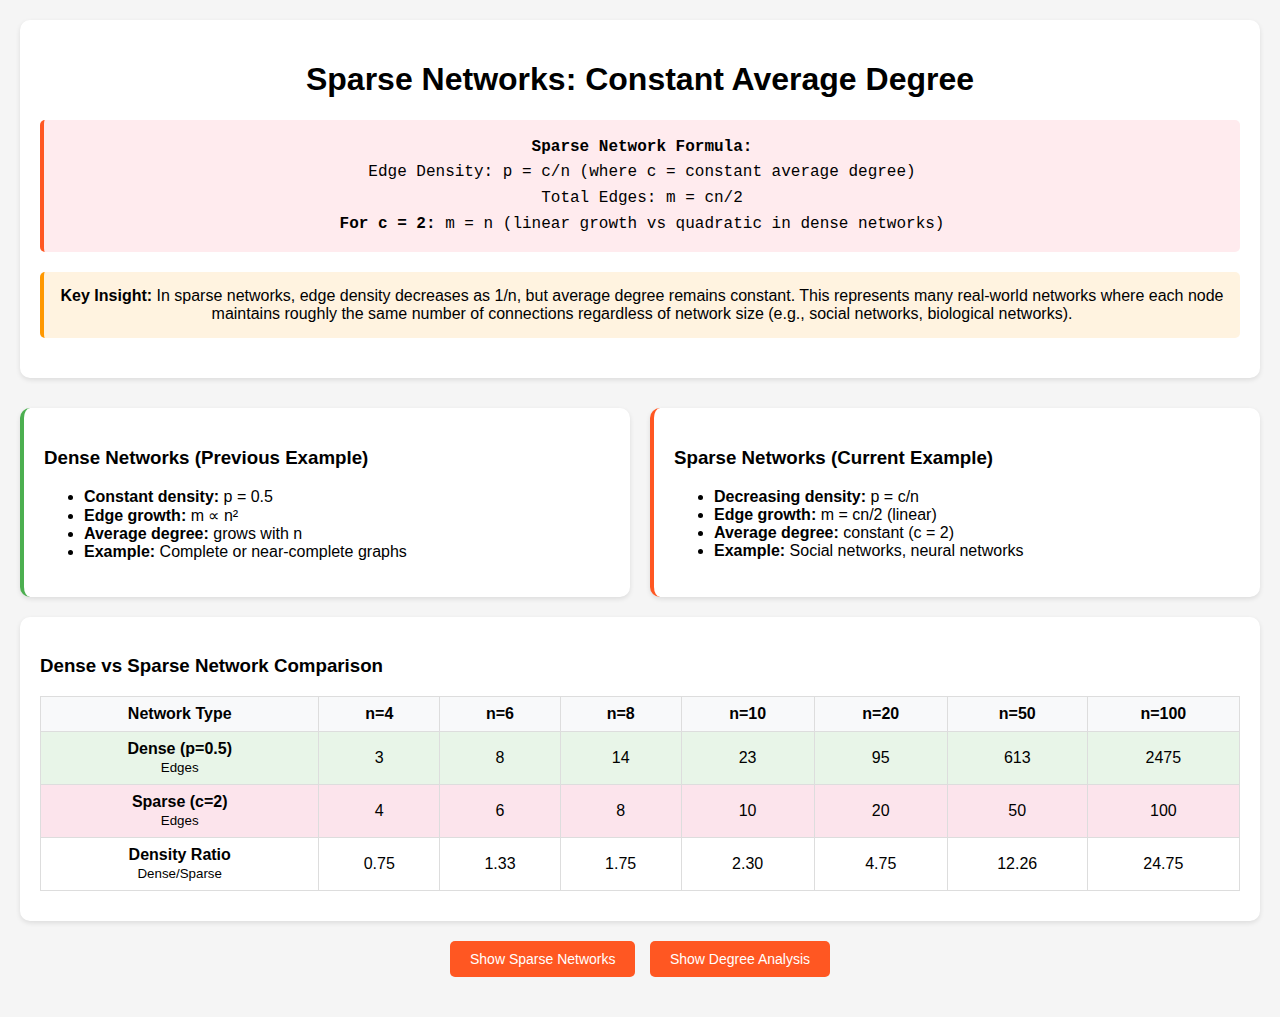
<file: demos/sparse_network_constant_degree.html>
<!DOCTYPE html>
<html lang="en">
<head>
    <meta charset="UTF-8">
    <meta name="viewport" content="width=device-width, initial-scale=1.0">
    <title>Sparse Networks with Constant Average Degree</title>
    <style>
        body {
            font-family: Arial, sans-serif;
            margin: 20px;
            background-color: #f5f5f5;
        }
        .container {
            max-width: 1600px;
            margin: 0 auto;
        }
        .header {
            text-align: center;
            margin-bottom: 30px;
            background: white;
            padding: 20px;
            border-radius: 10px;
            box-shadow: 0 2px 5px rgba(0,0,0,0.1);
        }
        .comparison-section {
            display: grid;
            grid-template-columns: 1fr 1fr;
            gap: 20px;
            margin: 20px 0;
        }
        .network-type {
            background: white;
            padding: 20px;
            border-radius: 10px;
            box-shadow: 0 2px 5px rgba(0,0,0,0.1);
        }
        .dense-network {
            border-left: 4px solid #4CAF50;
        }
        .sparse-network {
            border-left: 4px solid #FF5722;
        }
        .comparison-table {
            background: white;
            padding: 20px;
            margin: 20px 0;
            border-radius: 10px;
            box-shadow: 0 2px 5px rgba(0,0,0,0.1);
            overflow-x: auto;
        }
        .comparison-table table {
            width: 100%;
            border-collapse: collapse;
            margin: 10px 0;
        }
        .comparison-table th, .comparison-table td {
            padding: 8px 12px;
            text-align: center;
            border: 1px solid #ddd;
        }
        .comparison-table th {
            background-color: #f8f9fa;
            font-weight: bold;
        }
        .dense-row {
            background-color: #e8f5e8;
        }
        .sparse-row {
            background-color: #fce4ec;
        }
        .graphs-container {
            display: grid;
            grid-template-columns: repeat(auto-fit, minmax(350px, 1fr));
            gap: 20px;
        }
        .graph-panel {
            background: white;
            padding: 20px;
            border-radius: 10px;
            box-shadow: 0 2px 5px rgba(0,0,0,0.1);
            text-align: center;
            border-left: 4px solid #FF5722;
        }
        .graph-title {
            font-size: 18px;
            font-weight: bold;
            margin-bottom: 15px;
            color: #333;
        }
        .graph-stats {
            background-color: #fce4ec;
            padding: 15px;
            border-radius: 5px;
            margin-bottom: 15px;
            font-size: 14px;
            line-height: 1.4;
        }
        .graph-svg {
            border: 1px solid #ddd;
            border-radius: 5px;
            margin: 10px 0;
        }
        .node {
            fill: #FF5722;
            stroke: #D84315;
            stroke-width: 2;
        }
        .edge {
            stroke: #666;
            stroke-width: 1.5;
        }
        .node-label {
            fill: white;
            font-size: 11px;
            font-weight: bold;
            text-anchor: middle;
            dominant-baseline: central;
        }
        .formula {
            background: #ffebee;
            padding: 15px;
            border-radius: 5px;
            margin: 20px 0;
            font-family: 'Courier New', monospace;
            line-height: 1.6;
            border-left: 4px solid #FF5722;
        }
        .key-insight {
            background: #fff3e0;
            padding: 15px;
            border-radius: 5px;
            margin: 20px 0;
            border-left: 4px solid #FF9800;
        }
        .toggle-container {
            text-align: center;
            margin: 20px 0;
        }
        .toggle-btn {
            background: #FF5722;
            color: white;
            border: none;
            padding: 10px 20px;
            border-radius: 5px;
            cursor: pointer;
            font-size: 14px;
            margin: 0 5px;
        }
        .toggle-btn:hover {
            background: #E64A19;
        }
        .toggle-btn.active {
            background: #4CAF50;
        }
        .degree-info {
            font-size: 12px;
            color: #666;
            margin-top: 10px;
            font-style: italic;
        }
    </style>
</head>
<body>
    <div class="container">
        <div class="header">
            <h1>Sparse Networks: Constant Average Degree</h1>
            <div class="formula">
                <strong>Sparse Network Formula:</strong><br>
                Edge Density: p = c/n (where c = constant average degree)<br>
                Total Edges: m = cn/2<br>
                <strong>For c = 2:</strong> m = n (linear growth vs quadratic in dense networks)
            </div>
            
            <div class="key-insight">
                <strong>Key Insight:</strong> In sparse networks, edge density decreases as 1/n, but average degree remains constant. 
                This represents many real-world networks where each node maintains roughly the same number of connections 
                regardless of network size (e.g., social networks, biological networks).
            </div>
        </div>

        <div class="comparison-section">
            <div class="network-type dense-network">
                <h3>Dense Networks (Previous Example)</h3>
                <ul>
                    <li><strong>Constant density:</strong> p = 0.5</li>
                    <li><strong>Edge growth:</strong> m ∝ n²</li>
                    <li><strong>Average degree:</strong> grows with n</li>
                    <li><strong>Example:</strong> Complete or near-complete graphs</li>
                </ul>
            </div>
            <div class="network-type sparse-network">
                <h3>Sparse Networks (Current Example)</h3>
                <ul>
                    <li><strong>Decreasing density:</strong> p = c/n</li>
                    <li><strong>Edge growth:</strong> m = cn/2 (linear)</li>
                    <li><strong>Average degree:</strong> constant (c = 2)</li>
                    <li><strong>Example:</strong> Social networks, neural networks</li>
                </ul>
            </div>
        </div>
        
        <div class="comparison-table">
            <h3>Dense vs Sparse Network Comparison</h3>
            <table>
                <thead>
                    <tr>
                        <th>Network Type</th>
                        <th>n=4</th>
                        <th>n=6</th>
                        <th>n=8</th>
                        <th>n=10</th>
                        <th>n=20</th>
                        <th>n=50</th>
                        <th>n=100</th>
                    </tr>
                </thead>
                <tbody>
                    <tr class="dense-row">
                        <td><strong>Dense (p=0.5)</strong><br><small>Edges</small></td>
                        <td>3</td>
                        <td>8</td>
                        <td>14</td>
                        <td>23</td>
                        <td>95</td>
                        <td>613</td>
                        <td>2475</td>
                    </tr>
                    <tr class="sparse-row">
                        <td><strong>Sparse (c=2)</strong><br><small>Edges</small></td>
                        <td>4</td>
                        <td>6</td>
                        <td>8</td>
                        <td>10</td>
                        <td>20</td>
                        <td>50</td>
                        <td>100</td>
                    </tr>
                    <tr>
                        <td><strong>Density Ratio</strong><br><small>Dense/Sparse</small></td>
                        <td>0.75</td>
                        <td>1.33</td>
                        <td>1.75</td>
                        <td>2.30</td>
                        <td>4.75</td>
                        <td>12.26</td>
                        <td>24.75</td>
                    </tr>
                </tbody>
            </table>
        </div>

        <div class="toggle-container">
            <button class="toggle-btn active" onclick="showGraphs('sparse')">Show Sparse Networks</button>
            <button class="toggle-btn" onclick="showDegreeDistribution()">Show Degree Analysis</button>
        </div>
        
        <div class="graphs-container" id="graphsContainer">
        </div>
    </div>

    <script>
        // Graph configurations for sparse networks
        const sparseConfigs = [
            { nodes: 4, edges: 4, density: 0.500 },
            { nodes: 6, edges: 6, density: 0.333 },
            { nodes: 8, edges: 8, density: 0.250 },
            { nodes: 10, edges: 10, density: 0.200 }
        ];

        const c = 2; // constant average degree

        // Function to generate edges ensuring roughly equal degree distribution
        function generateBalancedEdges(numNodes, numEdges) {
            const edges = [];
            const nodeDegrees = new Array(numNodes).fill(0);
            const targetDegree = (2 * numEdges) / numNodes;
            
            // Create adjacency list to avoid duplicates
            const adjList = new Array(numNodes).fill(null).map(() => new Set());
            
            let attempts = 0;
            const maxAttempts = numEdges * 10;
            
            while (edges.length < numEdges && attempts < maxAttempts) {
                attempts++;
                
                // Find nodes that are most under their target degree
                const underDegreeNodes = [];
                for (let i = 0; i < numNodes; i++) {
                    if (nodeDegrees[i] < targetDegree + 0.5) {
                        underDegreeNodes.push(i);
                    }
                }
                
                if (underDegreeNodes.length < 2) {
                    // If we can't find enough under-degree nodes, pick any two
                    const node1 = Math.floor(Math.random() * numNodes);
                    let node2 = Math.floor(Math.random() * numNodes);
                    while (node2 === node1) {
                        node2 = Math.floor(Math.random() * numNodes);
                    }
                    
                    if (!adjList[node1].has(node2)) {
                        edges.push([node1, node2]);
                        adjList[node1].add(node2);
                        adjList[node2].add(node1);
                        nodeDegrees[node1]++;
                        nodeDegrees[node2]++;
                    }
                } else {
                    // Pick two random under-degree nodes
                    const idx1 = Math.floor(Math.random() * underDegreeNodes.length);
                    let idx2 = Math.floor(Math.random() * underDegreeNodes.length);
                    while (idx2 === idx1 && underDegreeNodes.length > 1) {
                        idx2 = Math.floor(Math.random() * underDegreeNodes.length);
                    }
                    
                    const node1 = underDegreeNodes[idx1];
                    const node2 = underDegreeNodes[idx2];
                    
                    if (node1 !== node2 && !adjList[node1].has(node2)) {
                        edges.push([node1, node2]);
                        adjList[node1].add(node2);
                        adjList[node2].add(node1);
                        nodeDegrees[node1]++;
                        nodeDegrees[node2]++;
                    }
                }
            }
            
            return { edges, nodeDegrees };
        }

        // Function to position nodes in a circle
        function getNodePositions(numNodes, radius, centerX, centerY) {
            const positions = [];
            for (let i = 0; i < numNodes; i++) {
                const angle = (2 * Math.PI * i) / numNodes - Math.PI / 2;
                positions.push({
                    x: centerX + radius * Math.cos(angle),
                    y: centerY + radius * Math.sin(angle)
                });
            }
            return positions;
        }

        // Function to create SVG graph
        function createSparseGraph(config) {
            const { nodes: numNodes, edges: numEdges, density } = config;
            const svgSize = 280;
            const radius = 80;
            const centerX = svgSize / 2;
            const centerY = svgSize / 2;
            
            // Calculate statistics
            const maxEdges = numNodes * (numNodes - 1) / 2;
            const avgDegree = (2 * numEdges) / numNodes;
            
            // Create container
            const container = document.createElement('div');
            container.className = 'graph-panel';
            
            // Add title and stats
            container.innerHTML = `
                <div class="graph-title">Sparse Graph: ${numNodes} nodes</div>
                <div class="graph-stats">
                    <strong>Network Properties:</strong><br>
                    Nodes (n): ${numNodes}<br>
                    Edges (m): ${numEdges}<br>
                    Max possible edges: ${maxEdges}<br>
                    Edge density (p): ${density.toFixed(3)}<br>
                    Average degree: ${avgDegree.toFixed(1)}
                    <div class="degree-info">
                        p = c/n = ${c}/${numNodes} = ${density.toFixed(3)}
                    </div>
                </div>
            `;
            
            // Create SVG
            const svg = document.createElementNS('http://www.w3.org/2000/svg', 'svg');
            svg.setAttribute('width', svgSize);
            svg.setAttribute('height', svgSize);
            svg.setAttribute('class', 'graph-svg');
            
            // Get node positions
            const nodePositions = getNodePositions(numNodes, radius, centerX, centerY);
            
            // Generate balanced edges
            const { edges, nodeDegrees } = generateBalancedEdges(numNodes, numEdges);
            
            // Draw edges first
            edges.forEach(([node1, node2]) => {
                const line = document.createElementNS('http://www.w3.org/2000/svg', 'line');
                line.setAttribute('x1', nodePositions[node1].x);
                line.setAttribute('y1', nodePositions[node1].y);
                line.setAttribute('x2', nodePositions[node2].x);
                line.setAttribute('y2', nodePositions[node2].y);
                line.setAttribute('class', 'edge');
                svg.appendChild(line);
            });
            
            // Draw nodes with degree information
            nodePositions.forEach((pos, i) => {
                const circle = document.createElementNS('http://www.w3.org/2000/svg', 'circle');
                circle.setAttribute('cx', pos.x);
                circle.setAttribute('cy', pos.y);
                circle.setAttribute('r', 12);
                circle.setAttribute('class', 'node');
                
                // Add tooltip showing degree
                const title = document.createElementNS('http://www.w3.org/2000/svg', 'title');
                title.textContent = `Node ${i + 1}: degree ${nodeDegrees[i]}`;
                circle.appendChild(title);
                
                svg.appendChild(circle);
                
                const text = document.createElementNS('http://www.w3.org/2000/svg', 'text');
                text.setAttribute('x', pos.x);
                text.setAttribute('y', pos.y);
                text.setAttribute('class', 'node-label');
                text.textContent = i + 1;
                svg.appendChild(text);
            });
            
            container.appendChild(svg);
            return container;
        }

        function showGraphs(mode) {
            // Update button states
            document.querySelectorAll('.toggle-btn').forEach(btn => {
                btn.classList.remove('active');
            });
            event.target.classList.add('active');
            
            // Clear container
            const container = document.getElementById('graphsContainer');
            container.innerHTML = '';
            
            if (mode === 'sparse') {
                // Create sparse graphs
                sparseConfigs.forEach(config => {
                    const graphPanel = createSparseGraph(config);
                    container.appendChild(graphPanel);
                });
            }
        }

        function showDegreeDistribution() {
            // Update button states
            document.querySelectorAll('.toggle-btn').forEach(btn => {
                btn.classList.remove('active');
            });
            event.target.classList.add('active');
            
            // Clear container and show degree analysis
            const container = document.getElementById('graphsContainer');
            container.innerHTML = `
                <div class="graph-panel" style="grid-column: 1/-1;">
                    <div class="graph-title">Degree Distribution Analysis</div>
                    <div class="graph-stats">
                        <strong>Key Observations for Sparse Networks (c = 2):</strong><br><br>
                        
                        <strong>1. Constant Average Degree:</strong><br>
                        • Every graph maintains average degree ≈ 2<br>
                        • Individual node degrees vary around this average<br>
                        • Total degree = 2m = 2(cn/2) = cn = ${c}n<br><br>
                        
                        <strong>2. Scaling Behavior:</strong><br>
                        • As n increases, density p = c/n decreases<br>
                        • Number of edges grows linearly: m = n<br>
                        • Average degree remains constant: ⟨k⟩ = c = ${c}<br><br>
                        
                        <strong>3. Real-World Applications:</strong><br>
                        • Social networks: People maintain ~150 close relationships (Dunbar's number)<br>
                        • Neural networks: Neurons connect to a limited number of other neurons<br>
                        • Internet topology: Routers have limited physical connections<br>
                        • Citation networks: Papers cite a roughly constant number of references<br><br>
                        
                        <strong>4. Contrast with Dense Networks:</strong><br>
                        • Dense: Edge count grows quadratically (n²)<br>
                        • Sparse: Edge count grows linearly (n)<br>
                        • Dense networks become increasingly connected; sparse networks maintain local connectivity
                    </div>
                </div>
            `;
        }

        // Initialize with sparse graphs
        showGraphs('sparse');
    </script>
</body>
</html>
</file>
<file: assets/css/style.css>
* {
    margin: 0;
    padding: 0;
    box-sizing: border-box;
}

body {
    font-family: -apple-system, BlinkMacSystemFont, 'Segoe UI', Roboto, sans-serif;
    line-height: 1.6;
    color: #2d3748;
    background-color: #f7fafc;
}

.layout {
    display: flex;
    min-height: 100vh;
}

/* Sidebar */
.sidebar {
    width: 280px;
    background: #ffffff;
    border-right: 1px solid #e2e8f0;
    position: fixed;
    height: 100vh;
    overflow-y: auto;
    box-shadow: 0 4px 6px -1px rgba(0, 0, 0, 0.1);
    z-index: 100;
}

.sidebar-header {
    padding: 2rem 1.5rem 1rem;
    border-bottom: 1px solid #e2e8f0;
    background: linear-gradient(135deg, #667eea 0%, #764ba2 100%);
    color: white;
}

.sidebar-title {
    font-size: 1.25rem;
    font-weight: 600;
    margin-bottom: 0.5rem;
    line-height: 1.3;
}

.sidebar-subtitle {
    font-size: 0.875rem;
    opacity: 0.9;
    font-weight: 300;
}

.sidebar-nav {
    padding: 1.5rem 0;
}

.nav-section {
    margin-bottom: 1.5rem;
}

.nav-section-title {
    font-size: 0.75rem;
    font-weight: 600;
    text-transform: uppercase;
    letter-spacing: 0.05em;
    color: #718096;
    padding: 0 1.5rem;
    margin-bottom: 0.5rem;
}

.nav-link {
    display: block;
    padding: 0.75rem 1.5rem;
    color: #4a5568;
    text-decoration: none;
    font-size: 0.875rem;
    transition: all 0.2s;
    border-left: 3px solid transparent;
}

.nav-link:hover {
    background-color: #edf2f7;
    color: #2d3748;
    border-left-color: #667eea;
}

.nav-link.active {
    background-color: #ebf4ff;
    color: #3182ce;
    border-left-color: #3182ce;
    font-weight: 500;
}

/* Main content */
.main-content {
    flex: 1;
    margin-left: 280px;
    padding: 2rem 3rem;
    max-width: calc(100vw - 280px);
}

.page-header {
    margin-bottom: 2rem;
}

.page-title {
    font-size: 2.5rem;
    font-weight: 700;
    color: #1a202c;
    margin-bottom: 0.5rem;
}

.page-subtitle {
    font-size: 1.125rem;
    color: #718096;
}

.content-section {
    background: white;
    border-radius: 8px;
    padding: 2rem;
    margin-bottom: 2rem;
    box-shadow: 0 1px 3px 0 rgba(0, 0, 0, 0.1);
    border: 1px solid #e2e8f0;
}

.section-title {
    font-size: 1.5rem;
    font-weight: 600;
    color: #2d3748;
    margin-bottom: 1rem;
}

.about-text {
    color: #4a5568;
    margin-bottom: 1.5rem;
}

.research-goals {
    background: #f0fff4;
    border: 1px solid #9ae6b4;
    border-radius: 6px;
    padding: 1.5rem;
    margin: 1.5rem 0;
}

.goals-title {
    color: #22543d;
    font-weight: 600;
    margin-bottom: 1rem;
}

.goals-list {
    color: #2f855a;
    margin-left: 1.25rem;
}

.goals-list li {
    margin-bottom: 0.5rem;
}

/* Posts */
.post-card {
    border-bottom: 1px solid #e2e8f0;
    padding: 1.5rem 0;
    transition: all 0.2s;
}

.post-card:last-child {
    border-bottom: none;
}

.post-card:hover {
    background: #f7fafc;
    margin: 0 -1rem;
    padding: 1.5rem 1rem;
    border-radius: 6px;
}

.post-meta {
    display: flex;
    align-items: center;
    gap: 1rem;
    margin-bottom: 0.75rem;
    font-size: 0.875rem;
    color: #718096;
}

.post-date {
    font-weight: 500;
}

.post-category {
    background: #edf2f7;
    color: #4a5568;
    padding: 0.25rem 0.75rem;
    border-radius: 20px;
    font-size: 0.75rem;
    font-weight: 500;
}

.post-title {
    font-size: 1.25rem;
    font-weight: 600;
    color: #2d3748;
    text-decoration: none;
    margin-bottom: 0.75rem;
    display: block;
}

.post-title:hover {
    color: #3182ce;
}

.post-excerpt {
    color: #4a5568;
    line-height: 1.6;
}

.demo-embed {
    background: #f8f9fa;
    border: 2px dashed #dee2e6;
    padding: 2rem;
    text-align: center;
    border-radius: 6px;
    margin: 1rem 0;
    color: #6c757d;
    font-style: italic;
}

/* Feedback section */
.feedback-section {
    background: #ebf8ff;
    border: 1px solid #90cdf4;
    border-radius: 6px;
    padding: 1.5rem;
    margin: 2rem 0;
}

.feedback-title {
    color: #2c5282;
    font-weight: 600;
    margin-bottom: 1rem;
}

.feedback-button {
    background: #3182ce;
    color: white;
    padding: 0.75rem 1.5rem;
    border: none;
    border-radius: 6px;
    font-size: 0.875rem;
    font-weight: 500;
    cursor: pointer;
    text-decoration: none;
    display: inline-block;
    transition: background-color 0.2s;
}

.feedback-button:hover {
    background: #2c5282;
}

/* Mobile responsiveness */
.mobile-menu-btn {
    display: none;
    position: fixed;
    top: 1rem;
    left: 1rem;
    z-index: 200;
    background: #667eea;
    color: white;
    border: none;
    padding: 0.5rem;
    border-radius: 4px;
    cursor: pointer;
}

@media (max-width: 768px) {
    .mobile-menu-btn {
        display: block;
    }
    
    .sidebar {
        transform: translateX(-100%);
        transition: transform 0.3s ease;
    }
    
    .sidebar.open {
        transform: translateX(0);
    }
    
    .main-content {
        margin-left: 0;
        padding: 1rem;
        max-width: 100vw;
    }
    
    .page-title {
        font-size: 2rem;
    }
}

/* Content sections for different pages */
.content-page {
    display: none;
}

.content-page.active {
    display: block;
}
</file>
